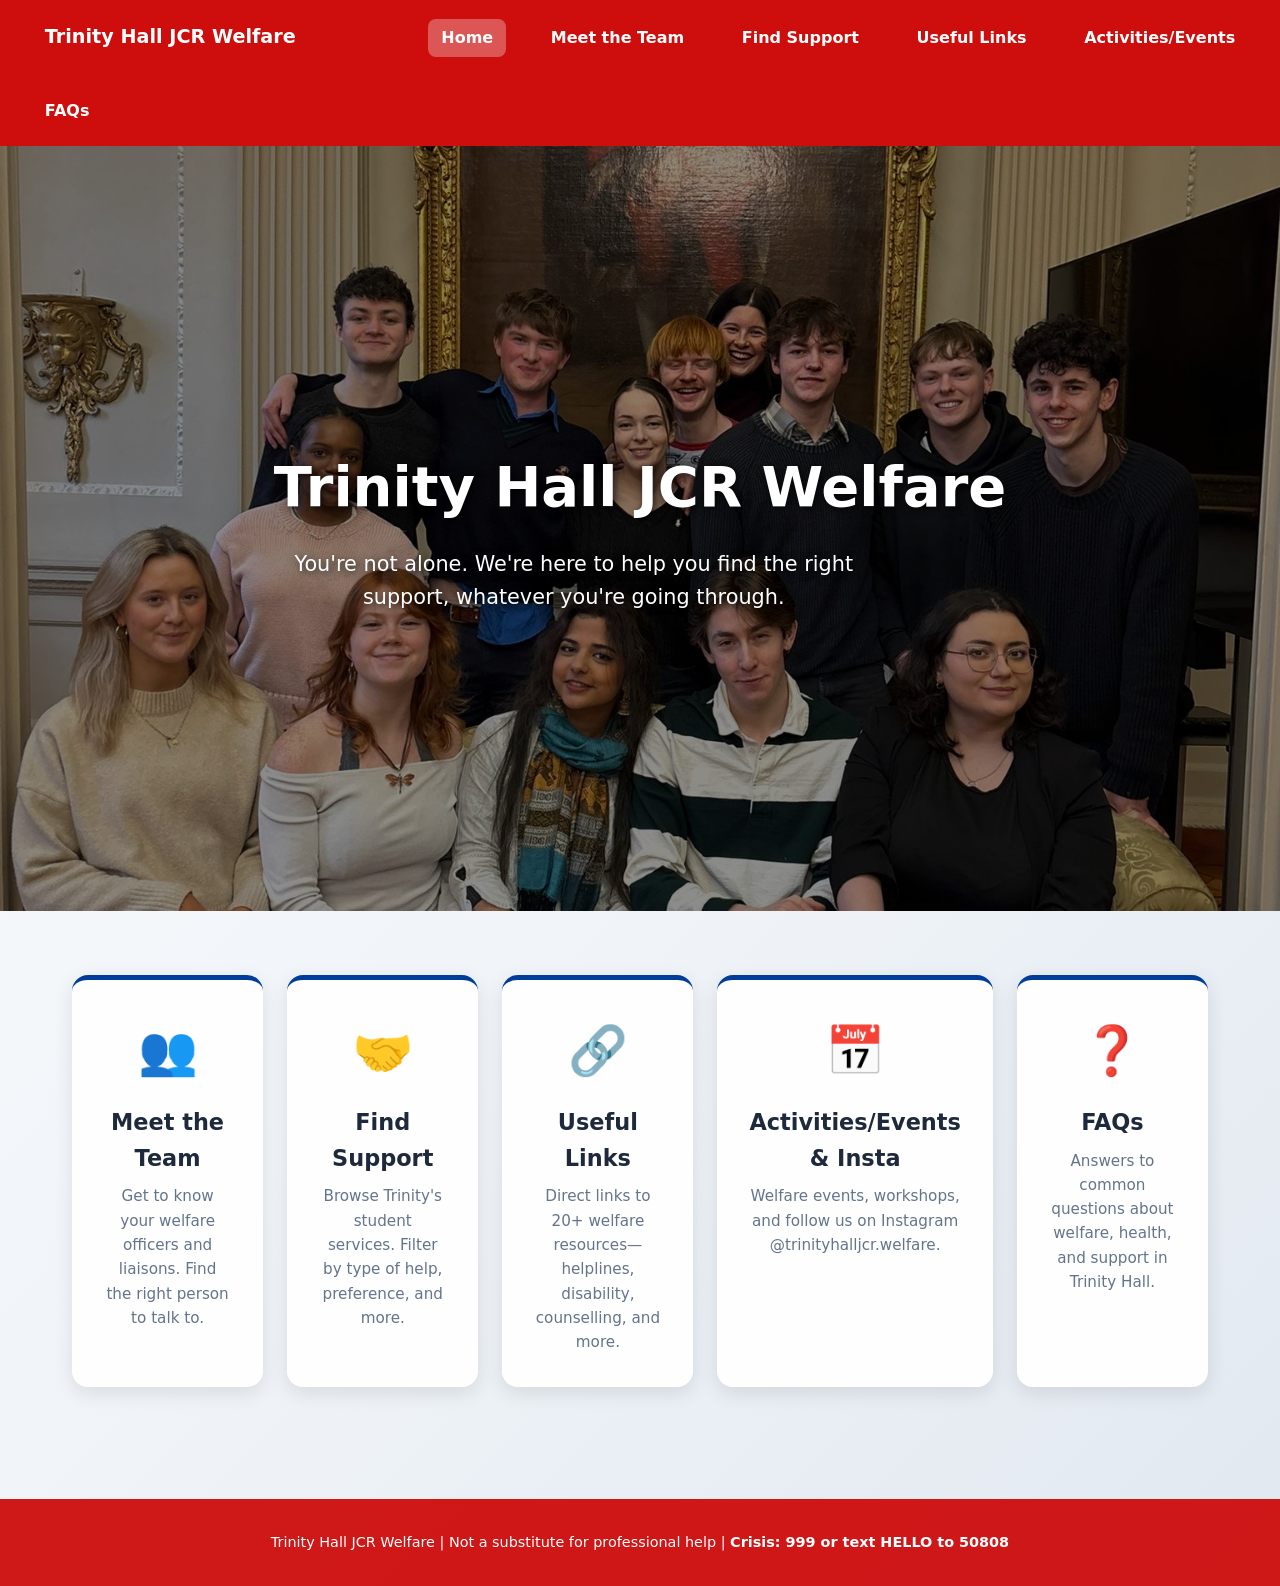
<file: index.html>
<!DOCTYPE html>
<html lang="en">
<head>
    <meta charset="UTF-8">
    <meta name="viewport" content="width=device-width, initial-scale=1.0">
    <title>Trinity Hall Welfare</title>
    <link rel="stylesheet" href="style.css">
    <link rel="icon" type="image/png" href="favicon.png">
    <!-- Google tag (gtag.js) -->
<script async src="https://www.googletagmanager.com/gtag/js?id=G-PBK4D8G5K5"></script>
<script>
  window.dataLayer = window.dataLayer || [];
  function gtag(){dataLayer.push(arguments);}
  gtag('js', new Date());

  gtag('config', 'G-PBK4D8G5K5');
</script>
</head>
<body>

<nav>
    <a href="index.html" class="site-title">Trinity Hall JCR Welfare</a>
    <a href="index.html" class="active">Home</a>
    <a href="team.html">Meet the Team</a>
    <a href="services.html">Find Support</a>
    <a href="links.html">Useful Links</a>
    <a href="events.html">Activities/Events</a>
    <a href="FAQs.html">FAQs</a>
</nav>

<div class="hero">
    <div class="hero-overlay"></div>
    <div class="hero-text">
        <h1>Trinity Hall JCR Welfare</h1>
        <p>You're not alone. We're here to help you find the right support, whatever you're going through.</p>
    </div>
</div>

<div class="boxes-section">
    <div class="boxes-grid">

        <a href="team.html" class="box-card">
            <div class="icon">👥</div>
            <h2>Meet the Team</h2>
            <p>Get to know your welfare officers and liaisons. Find the right person to talk to.</p>
        </a>

        <a href="services.html" class="box-card">
            <div class="icon">🤝</div>
            <h2>Find Support</h2>
            <p>Browse Trinity's student services. Filter by type of help, preference, and more.</p>
        </a>

        <a href="links.html" class="box-card">
            <div class="icon">🔗</div>
            <h2>Useful Links</h2>
            <p>Direct links to 20+ welfare resources—helplines, disability, counselling, and more.</p>
        </a>

        <a href="events.html" class="box-card">
            <div class="icon">📅</div>
            <h2>Activities/Events & Insta</h2>
            <p>Welfare events, workshops, and follow us on Instagram @trinityhalljcr.welfare.</p>
        </a>

        <a href="FAQs.html" class="box-card">
    <div class="icon">❓</div>
    <h2>FAQs</h2>
    <p>Answers to common questions about welfare, health, and support in Trinity Hall.</p>
</a>



    </div>
</div>

<footer>
    <p>Trinity Hall JCR Welfare | Not a substitute for professional help | <strong>Crisis: 999 or text HELLO to 50808</strong></p>
</footer>

</body>
</html>
</file>
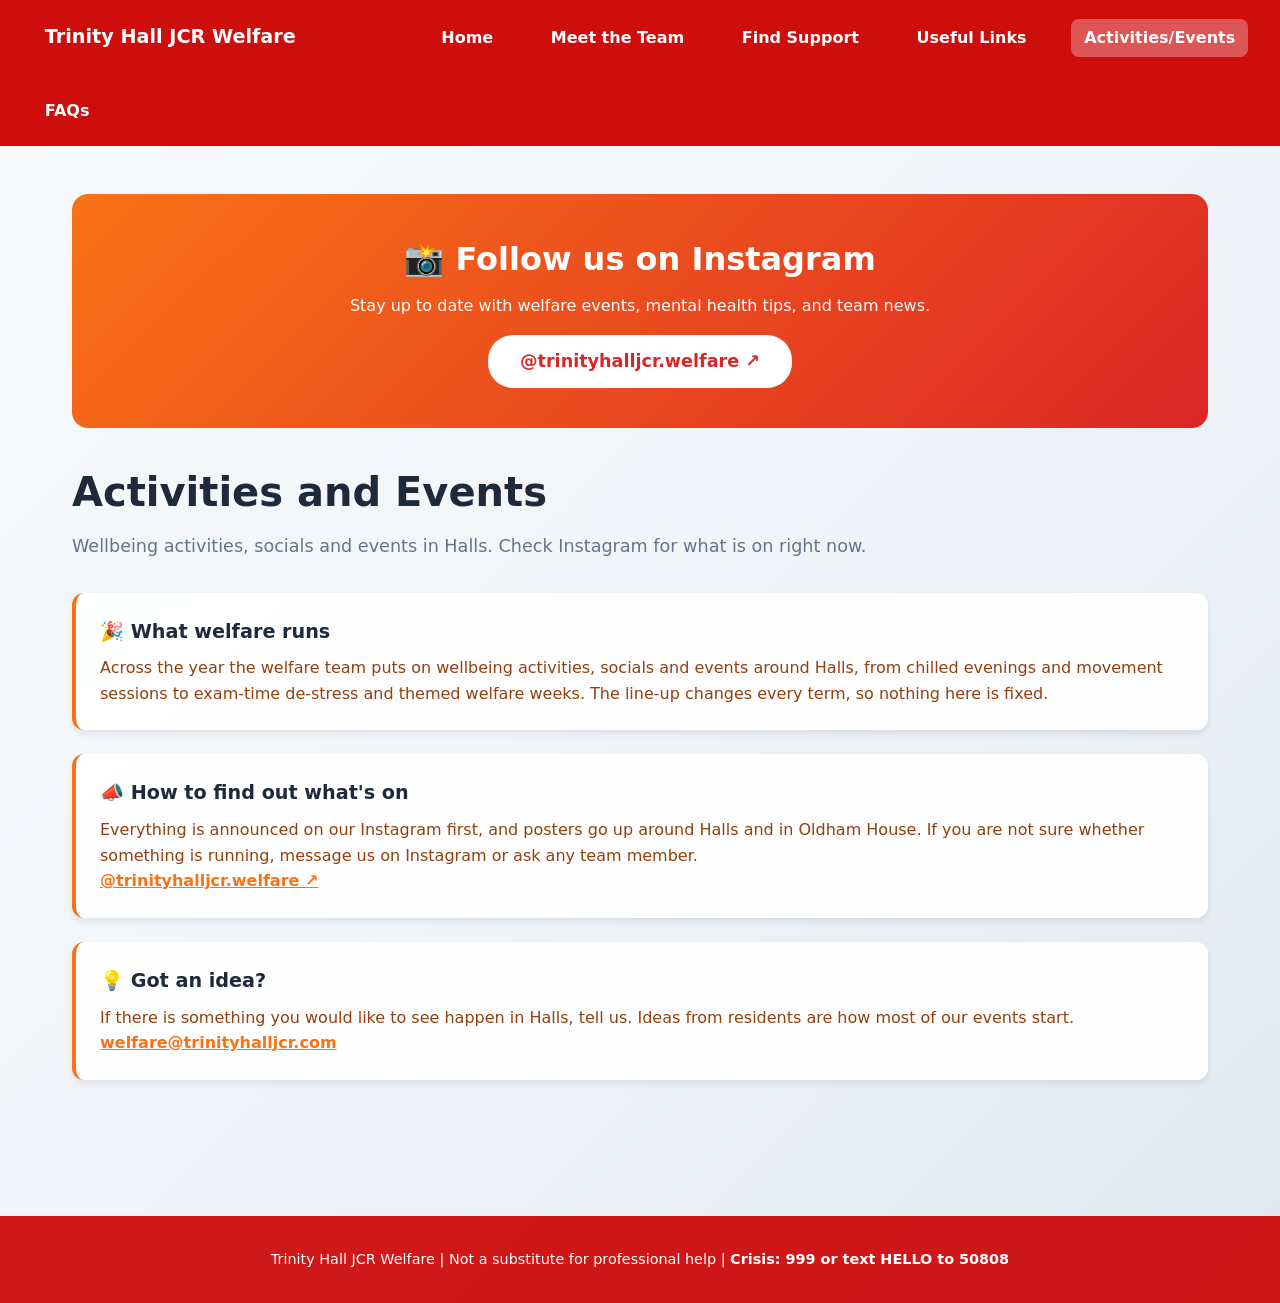
<file: events.html>
<!DOCTYPE html>
<html lang="en">
<head>
    <meta charset="UTF-8">
    <meta name="viewport" content="width=device-width, initial-scale=1.0">
    <title>Events | Trinity Hall Welfare</title>
    <link rel="stylesheet" href="style.css">
    <link rel="icon" type="image/png" href="favicon.png">
    <!-- Google tag (gtag.js) -->
<script async src="https://www.googletagmanager.com/gtag/js?id=G-PBK4D8G5K5"></script>
<script>
  window.dataLayer = window.dataLayer || [];
  function gtag(){dataLayer.push(arguments);}
  gtag('js', new Date());

  gtag('config', 'G-PBK4D8G5K5');
</script>
</head>
<body>

<nav>
    <a href="index.html" class="site-title">Trinity Hall JCR Welfare</a>
    <a href="index.html">Home</a>
    <a href="team.html">Meet the Team</a>
    <a href="services.html">Find Support</a>
    <a href="links.html">Useful Links</a>
    <a href="events.html" class="active">Activities/Events</a>
    <a href="FAQs.html">FAQs</a>
</nav>

<div class="page-content">

    <!-- INSTAGRAM BOX -->
    <div class="insta-box">
        <h2>📸 Follow us on Instagram</h2>
        <p>Stay up to date with welfare events, mental health tips, and team news.</p>
        <a href="https://www.instagram.com/trinityhalljcr.welfare/" target="_blank" class="insta-btn">
            @trinityhalljcr.welfare ↗
        </a>
    </div>

    <h1 class="page-title">Activities and Events</h1>
    <p class="page-subtitle">Wellbeing activities, socials and events in Halls. Check Instagram for what is on right now.</p>

    <div class="service-card" style="margin-bottom: 1.5rem;">
        <h3>🎉 What welfare runs</h3>
        <p>Across the year the welfare team puts on wellbeing activities, socials and events around Halls, from chilled evenings and movement sessions to exam-time de-stress and themed welfare weeks. The line-up changes every term, so nothing here is fixed.</p>
    </div>

    <div class="service-card" style="margin-bottom: 1.5rem;">
        <h3>📣 How to find out what's on</h3>
        <p>Everything is announced on our Instagram first, and posters go up around Halls and in Oldham House. If you are not sure whether something is running, message us on Instagram or ask any team member.</p>
        <a href="https://www.instagram.com/trinityhalljcr.welfare/" target="_blank" style="color:#f97316; font-weight:700;">@trinityhalljcr.welfare ↗</a>
    </div>

    <div class="service-card" style="margin-bottom: 1.5rem;">
        <h3>💡 Got an idea?</h3>
        <p>If there is something you would like to see happen in Halls, tell us. Ideas from residents are how most of our events start.</p>
        <a href="mailto:welfare@trinityhalljcr.com" style="color:#f97316; font-weight:700;">welfare@trinityhalljcr.com</a>
    </div>

</div>

<footer>
    <p>Trinity Hall JCR Welfare | Not a substitute for professional help | <strong>Crisis: 999 or text HELLO to 50808</strong></p>
</footer>

</body>
</html>
</file>
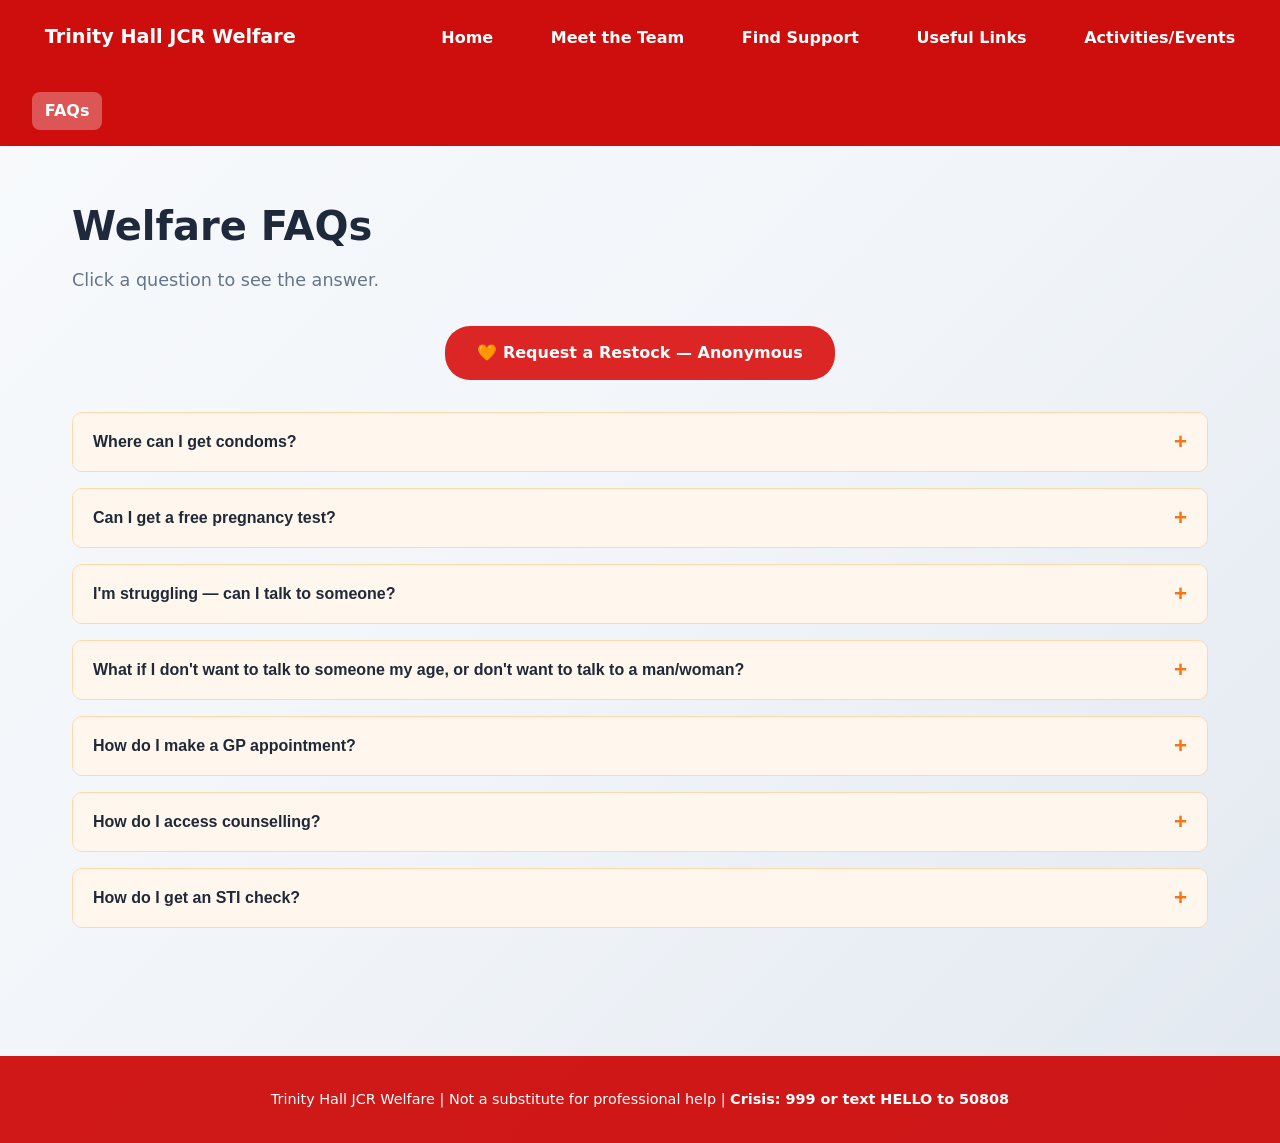
<file: FAQs.html>
<!DOCTYPE html>
<html lang="en">
<head>
    <meta charset="UTF-8">
    <meta name="viewport" content="width=device-width, initial-scale=1.0">
    <title>FAQs | Trinity Hall Welfare</title>
    <link rel="stylesheet" href="style.css">
    <link rel="icon" type="image/png" href="favicon.png">
    <!-- Google tag (gtag.js) -->
<script async src="https://www.googletagmanager.com/gtag/js?id=G-PBK4D8G5K5"></script>
<script>
  window.dataLayer = window.dataLayer || [];
  function gtag(){dataLayer.push(arguments);}
  gtag('js', new Date());

  gtag('config', 'G-PBK4D8G5K5');
</script>
</head>
<body>

<nav>
    <a href="index.html" class="site-title">Trinity Hall JCR Welfare</a>
    <a href="index.html">Home</a>
    <a href="team.html">Meet the Team</a>
    <a href="services.html">Find Support</a>
    <a href="links.html">Useful Links</a>
    <a href="events.html">Activities/Events</a>
    <a href="FAQs.html" class="active">FAQs</a>
</nav>

<div class="page-content">

    <h1 class="page-title">Welfare FAQs</h1>
    <p class="page-subtitle">Click a question to see the answer.</p>
    <div style="text-align:center; margin-bottom: 2rem;">
    <a href="https://tally.so/r/XxGrKj" target="_blank" class="restock-btn">
        🧡 Request a Restock — Anonymous
    </a>
</div>


    <!-- FAQ ITEMS -->
    <div class="faq-item">
        <button class="faq-question">Where can I get condoms?</button>
        <div class="faq-answer">
            <p>Condoms are available directly from your Welfare Officer, James O'Dowd, or at the top of all apartment blocks in a little basket. All condoms are freely provided.</p>
        </div>
    </div>

    <div class="faq-item">
        <button class="faq-question">Can I get a free pregnancy test?</button>
        <div class="faq-answer">
            <p>Yes, absolutely. You can get a free pregnancy test by asking for one from your Welfare Officer, James O'Dowd. You can email them or send them a message on Instagram.</p>
        </div>
    </div>

    <div class="faq-item">
        <button class="faq-question">I'm struggling — can I talk to someone?</button>
        <div class="faq-answer">
            <p>Your Welfare Officer is trained in active listening and confidentiality and is willing and able to listen to anyone who is having a problem. They hold weekly office hours or you can send a message to arrange a chat. There is no problem too big or too small.</p>
        </div>
    </div>

    <div class="faq-item">
        <button class="faq-question">What if I don't want to talk to someone my age, or don't want to talk to a man/woman?</button>
        <div class="faq-answer">
            <p>That's completely understandable! Every house in Hall is assigned a Welfare Team member — trained second years officially known as "Peer Supporters" — who are here to support you. You can contact the one assigned to your house, or any one you'd feel comfortable with. There are also great support facilities available on campus through college staff. For even more information, take a look at the links and services tabs at the top of the page</p>
        </div>
    </div>

    <div class="faq-item">
        <button class="faq-question">How do I make a GP appointment?</button>
        <div class="faq-answer">
            <p>You can make a free GP appointment by ringing the College Health Services on <strong>+353 1 896 1591</strong>. Free drop-in appointments are also available Monday to Friday at <strong>9:30am and 2pm</strong> — these are often busy, so aim to queue at least 30 minutes early.</p>
        </div>
    </div>

    <div class="faq-item">
        <button class="faq-question">How do I access counselling?</button>
        <div class="faq-answer">
            <p>Contact <strong>TCD Counselling Services</strong> on <strong>01 896 1497</strong>. Counselling is free, confidential, and non-judgemental — have your student number ready. Drop-in appointments run at <strong>1pm and 1:30pm</strong> term time at the Counselling Services on Nassau Street. Weekly counselling appointments are also available in Halls.</p>
        </div>
    </div>

    <div class="faq-item">
        <button class="faq-question">How do I get an STI check?</button>
        <div class="faq-answer">
            <p>The College Health Services offer two clinics every <strong>Wednesday (9:30–11:30am and 1:30–3:30pm)</strong>:</p>
            <ul>
                <li><strong>Mini Screen with a Nurse</strong> — tests for HIV, Hepatitis B, Syphilis, Chlamydia, and Gonorrhoea.</li>
                <li><strong>Sexual Health Clinic with Doctor & Nurse</strong> — more detailed; suitable for those with symptoms or at higher risk.</li>
            </ul>
            <p>Book via the Health Centre reception. A €20 deposit is required.</p>
            <p>Other Dublin options: <strong>Gay Men's Health Service</strong> (Baggot Street, walk-in Tue & Wed from 4:30pm) and <strong>GUIDE Clinic</strong> (St James's, walk-in Mon from 9am & Tue/Thu from 1:30pm) — both free.</p>
        </div>
    </div>

</div>

<footer>
    <p>Trinity Hall JCR Welfare | Not a substitute for professional help | <strong>Crisis: 999 or text HELLO to 50808</strong></p>
</footer>

<style>
    .faq-item {
        margin-bottom: 1rem;
        border: 1px solid #fed7aa;
        border-radius: 10px;
        overflow: hidden;
    }

    .faq-question {
        width: 100%;
        background: #fff7ed;
        border: none;
        padding: 16px 20px;
        text-align: left;
        font-size: 1rem;
        font-weight: 600;
        color: #1f2937;
        cursor: pointer;
        display: flex;
        justify-content: space-between;
        align-items: center;
        transition: background 0.2s;
    }

    .faq-question::after {
        content: '+';
        font-size: 1.4rem;
        color: #f97316;
    }

    .faq-question.open {
        background: #ffedd5;
    }

    .faq-question.open::after {
        content: '−';
    }

    .faq-question:hover {
        background: #ffedd5;
    }

    .faq-answer {
        display: none;
        padding: 16px 20px;
        background: #fff;
        color: #4b5563;
        line-height: 1.7;
    }

    .faq-answer ul {
        margin: 10px 0 10px 20px;
    }
</style>

<script>
    document.querySelectorAll('.faq-question').forEach(button => {
        button.addEventListener('click', () => {
            const answer = button.nextElementSibling;
            const isOpen = answer.style.display === 'block';
            document.querySelectorAll('.faq-answer').forEach(a => a.style.display = 'none');
            document.querySelectorAll('.faq-question').forEach(b => b.classList.remove('open'));
            if (!isOpen) {
                answer.style.display = 'block';
                button.classList.add('open');
            }
        });
    });
</script>

</body>
</html>
</file>
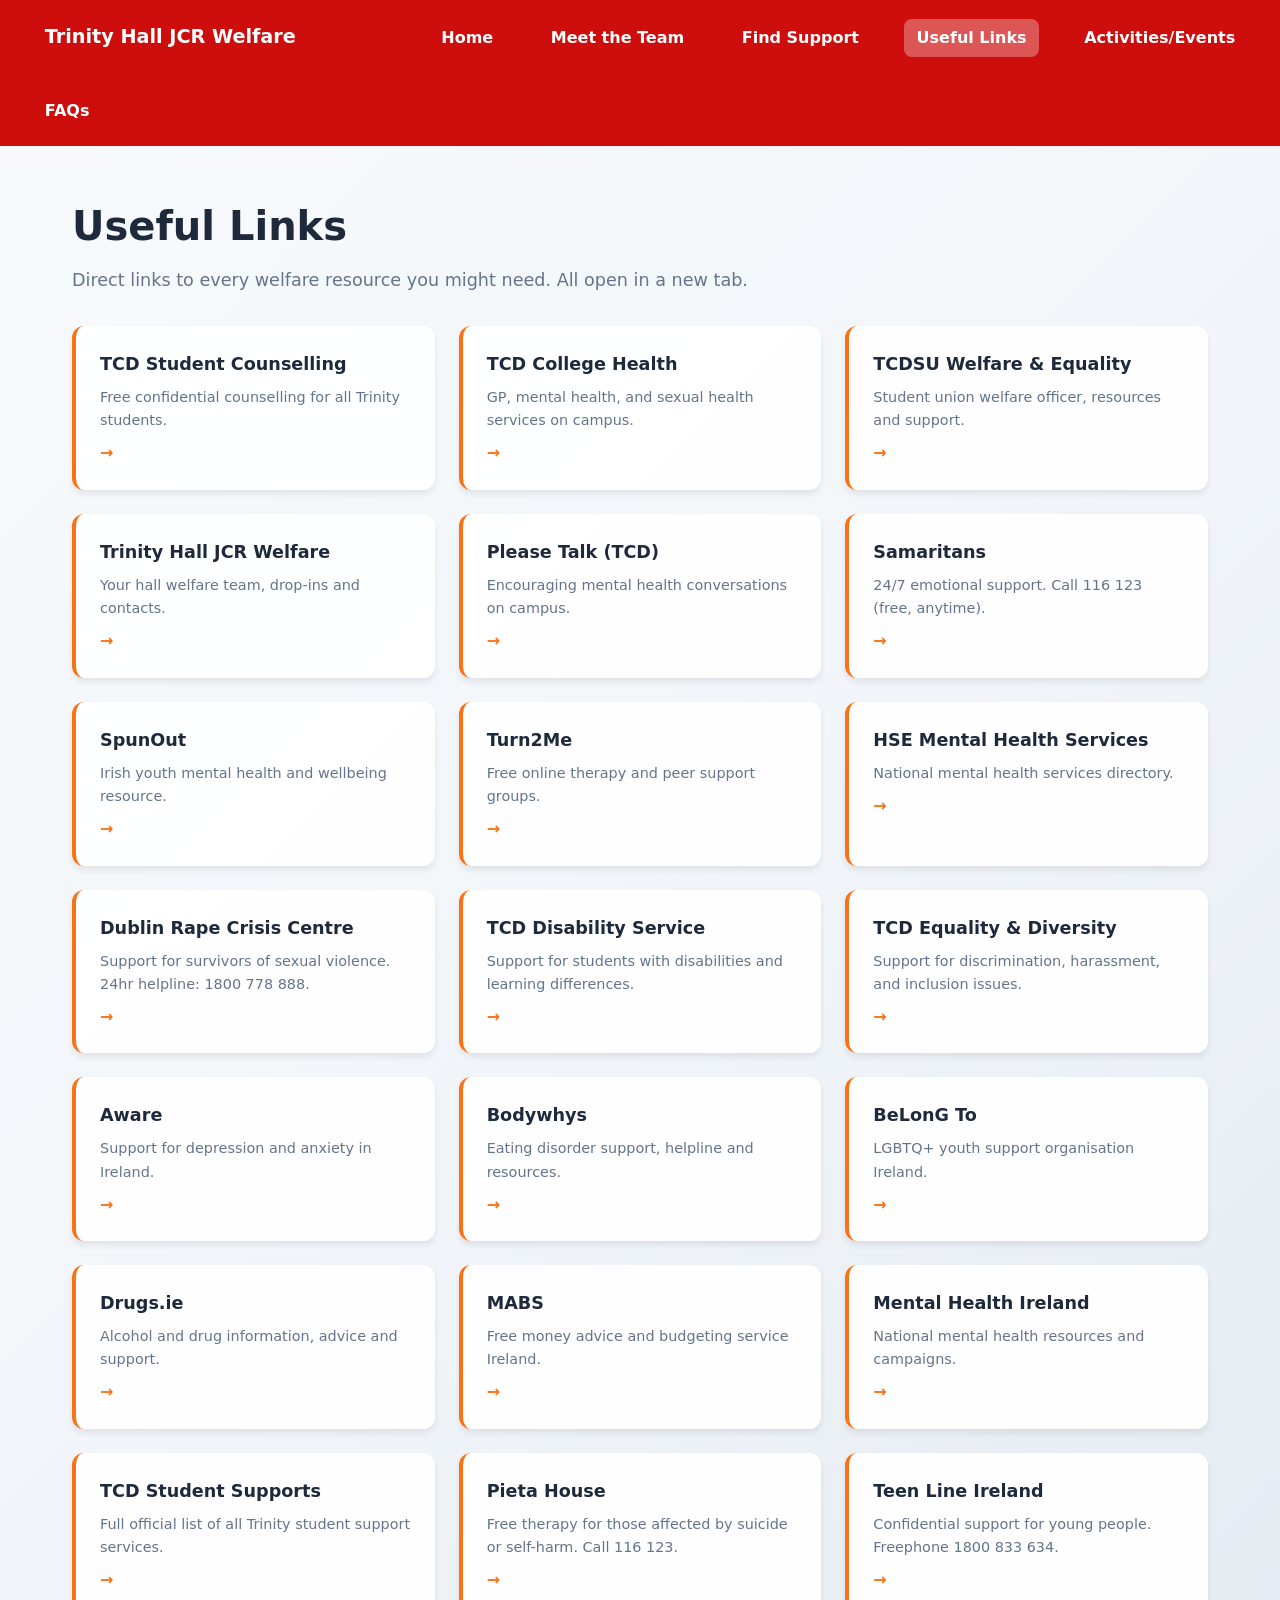
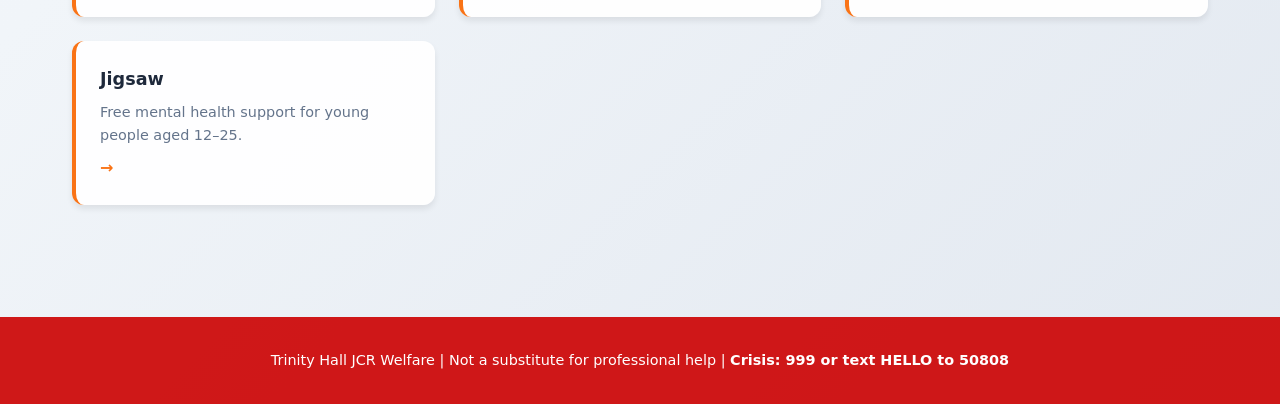
<file: links.html>
<!DOCTYPE html>
<html lang="en">
<head>
    <meta charset="UTF-8">
    <meta name="viewport" content="width=device-width, initial-scale=1.0">
    <title>Useful Links | Trinity Hall Welfare</title>
    <link rel="stylesheet" href="style.css">
    <link rel="icon" type="image/png" href="favicon.png">
    <!-- Google tag (gtag.js) -->
<script async src="https://www.googletagmanager.com/gtag/js?id=G-PBK4D8G5K5"></script>
<script>
  window.dataLayer = window.dataLayer || [];
  function gtag(){dataLayer.push(arguments);}
  gtag('js', new Date());

  gtag('config', 'G-PBK4D8G5K5');
</script>
</head>
<body>

<nav>
    <a href="index.html" class="site-title">Trinity Hall JCR Welfare</a>
    <a href="index.html">Home</a>
    <a href="team.html">Meet the Team</a>
    <a href="services.html">Find Support</a>
    <a href="links.html" class="active">Useful Links</a>
    <a href="events.html">Activities/Events</a>
    <a href="FAQs.html">FAQs</a>
</nav>

<div class="page-content">
    <h1 class="page-title">Useful Links</h1>
    <p class="page-subtitle">Direct links to every welfare resource you might need. All open in a new tab.</p>

    <div class="links-grid">

        <a href="https://www.tcd.ie/studentcounselling/" class="link-card" target="_blank">
            <h3>TCD Student Counselling</h3>
            <p>Free confidential counselling for all Trinity students.</p>
            <div class="arrow">→</div>
        </a>

        <a href="https://www.tcd.ie/collegehealth/" class="link-card" target="_blank">
            <h3>TCD College Health</h3>
            <p>GP, mental health, and sexual health services on campus.</p>
            <div class="arrow">→</div>
        </a>

        <a href="https://www.tcdsu.org/welfare-equality" class="link-card" target="_blank">
            <h3>TCDSU Welfare & Equality</h3>
            <p>Student union welfare officer, resources and support.</p>
            <div class="arrow">→</div>
        </a>

        <a href="https://www.trinityhalljcr.com/welfare-team" class="link-card" target="_blank">
            <h3>Trinity Hall JCR Welfare</h3>
            <p>Your hall welfare team, drop-ins and contacts.</p>
            <div class="arrow">→</div>
        </a>

        <a href="https://www.pleasetalk.ie/tcd/" class="link-card" target="_blank">
            <h3>Please Talk (TCD)</h3>
            <p>Encouraging mental health conversations on campus.</p>
            <div class="arrow">→</div>
        </a>

        <a href="https://www.samaritans.org" class="link-card" target="_blank">
            <h3>Samaritans</h3>
            <p>24/7 emotional support. Call 116 123 (free, anytime).</p>
            <div class="arrow">→</div>
        </a>

        <a href="https://www.spunout.ie" class="link-card" target="_blank">
            <h3>SpunOut</h3>
            <p>Irish youth mental health and wellbeing resource.</p>
            <div class="arrow">→</div>
        </a>

        <a href="https://www.turn2me.ie" class="link-card" target="_blank">
            <h3>Turn2Me</h3>
            <p>Free online therapy and peer support groups.</p>
            <div class="arrow">→</div>
        </a>

        <a href="https://www.hse.ie/eng/services/list/4/mental-health-services/" class="link-card" target="_blank">
            <h3>HSE Mental Health Services</h3>
            <p>National mental health services directory.</p>
            <div class="arrow">→</div>
        </a>

        <a href="https://www.drcc.ie" class="link-card" target="_blank">
            <h3>Dublin Rape Crisis Centre</h3>
            <p>Support for survivors of sexual violence. 24hr helpline: 1800 778 888.</p>
            <div class="arrow">→</div>
        </a>

        <a href="https://www.tcd.ie/disability/" class="link-card" target="_blank">
            <h3>TCD Disability Service</h3>
            <p>Support for students with disabilities and learning differences.</p>
            <div class="arrow">→</div>
        </a>

        <a href="https://www.tcd.ie/equality/" class="link-card" target="_blank">
            <h3>TCD Equality & Diversity</h3>
            <p>Support for discrimination, harassment, and inclusion issues.</p>
            <div class="arrow">→</div>
        </a>

        <a href="https://www.aware.ie" class="link-card" target="_blank">
            <h3>Aware</h3>
            <p>Support for depression and anxiety in Ireland.</p>
            <div class="arrow">→</div>
        </a>

        <a href="https://www.bodywhys.ie" class="link-card" target="_blank">
            <h3>Bodywhys</h3>
            <p>Eating disorder support, helpline and resources.</p>
            <div class="arrow">→</div>
        </a>

        <a href="https://www.belongto.org" class="link-card" target="_blank">
            <h3>BeLonG To</h3>
            <p>LGBTQ+ youth support organisation Ireland.</p>
            <div class="arrow">→</div>
        </a>

        <a href="https://www.drugs.ie" class="link-card" target="_blank">
            <h3>Drugs.ie</h3>
            <p>Alcohol and drug information, advice and support.</p>
            <div class="arrow">→</div>
        </a>

        <a href="https://www.mabs.ie" class="link-card" target="_blank">
            <h3>MABS</h3>
            <p>Free money advice and budgeting service Ireland.</p>
            <div class="arrow">→</div>
        </a>

        <a href="https://www.mentalhealthireland.ie" class="link-card" target="_blank">
            <h3>Mental Health Ireland</h3>
            <p>National mental health resources and campaigns.</p>
            <div class="arrow">→</div>
        </a>

        <a href="https://www.tcd.ie/students/supports-services/" class="link-card" target="_blank">
            <h3>TCD Student Supports</h3>
            <p>Full official list of all Trinity student support services.</p>
            <div class="arrow">→</div>
        </a>

        <a href="https://www.pieta.ie" class="link-card" target="_blank">
            <h3>Pieta House</h3>
            <p>Free therapy for those affected by suicide or self-harm. Call 116 123.</p>
            <div class="arrow">→</div>
        </a>

        <a href="https://www.teenline.ie" class="link-card" target="_blank">
            <h3>Teen Line Ireland</h3>
            <p>Confidential support for young people. Freephone 1800 833 634.</p>
            <div class="arrow">→</div>
        </a>

        <a href="https://www.jigsaw.ie" class="link-card" target="_blank">
            <h3>Jigsaw</h3>
            <p>Free mental health support for young people aged 12–25.</p>
            <div class="arrow">→</div>
        </a>

    </div>
</div>

<footer>
    <p>Trinity Hall JCR Welfare | Not a substitute for professional help | <strong>Crisis: 999 or text HELLO to 50808</strong></p>
</footer>

</body>
</html>
</file>
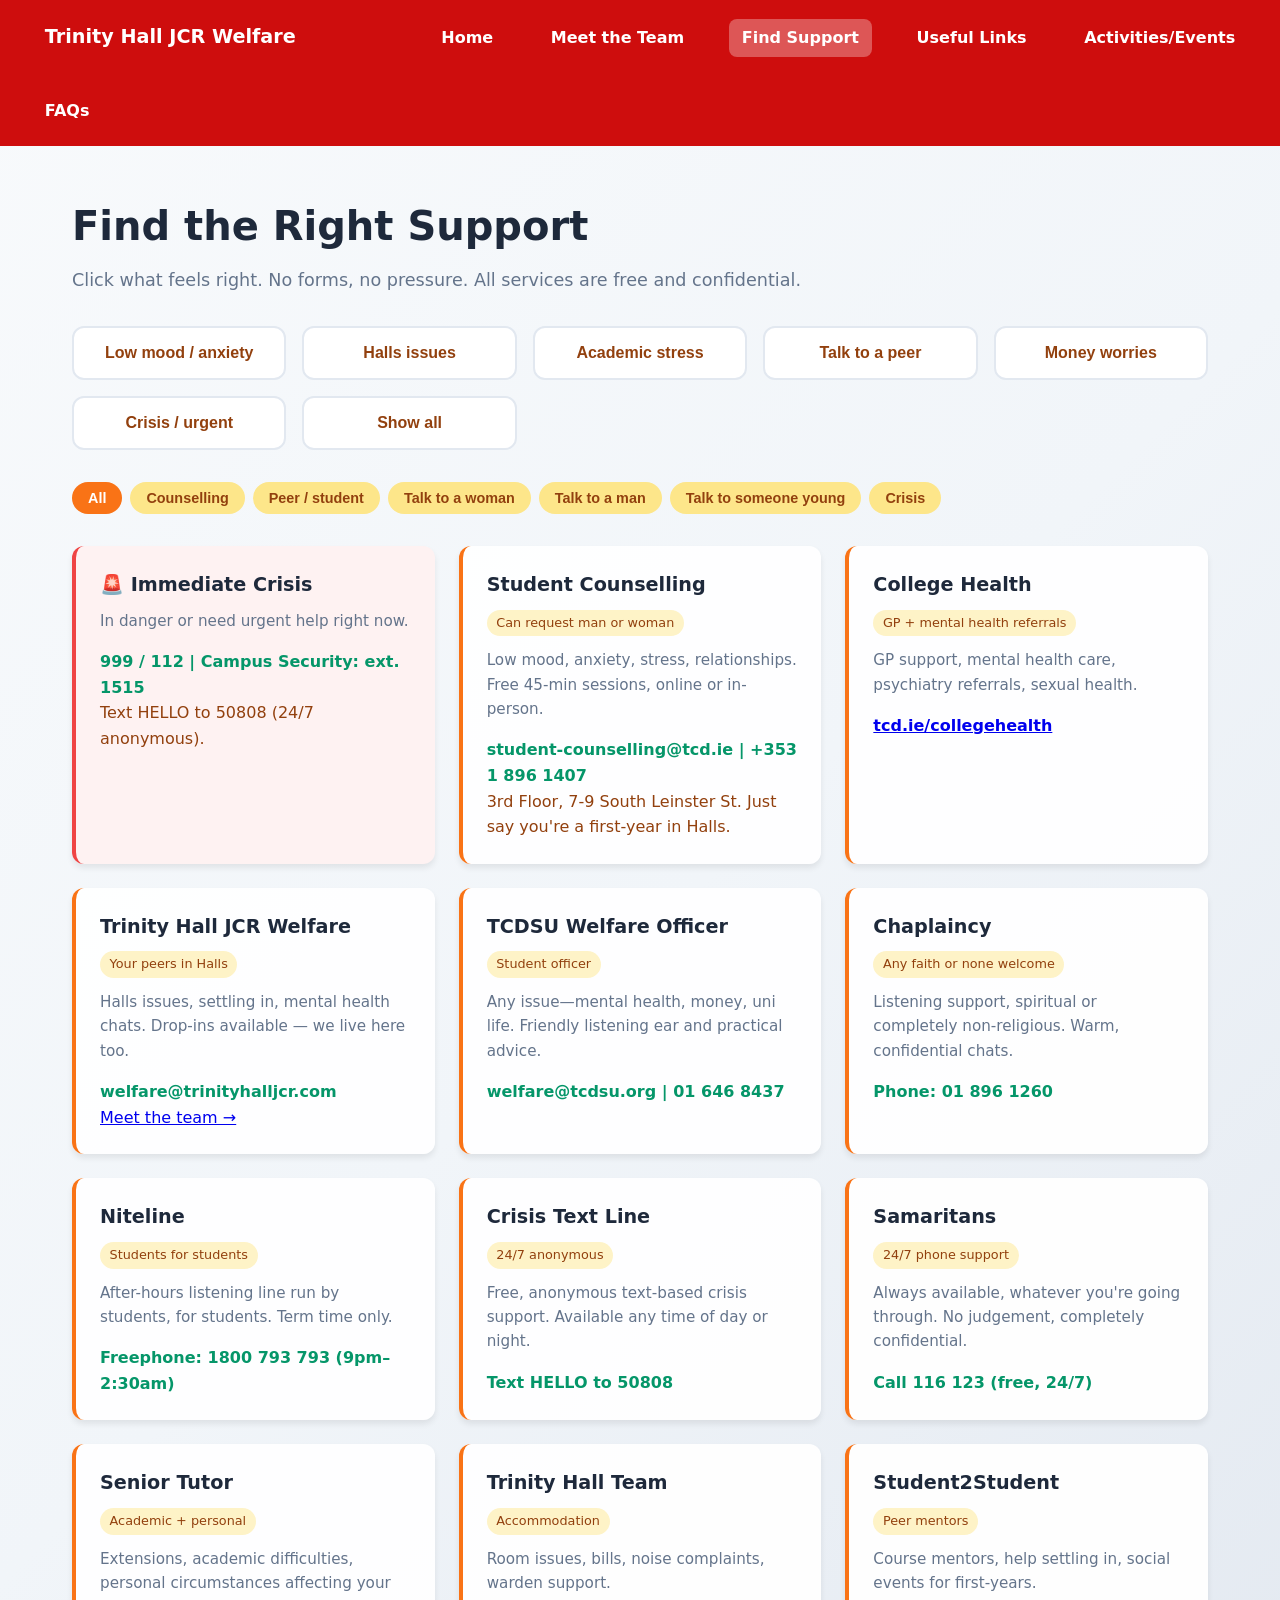
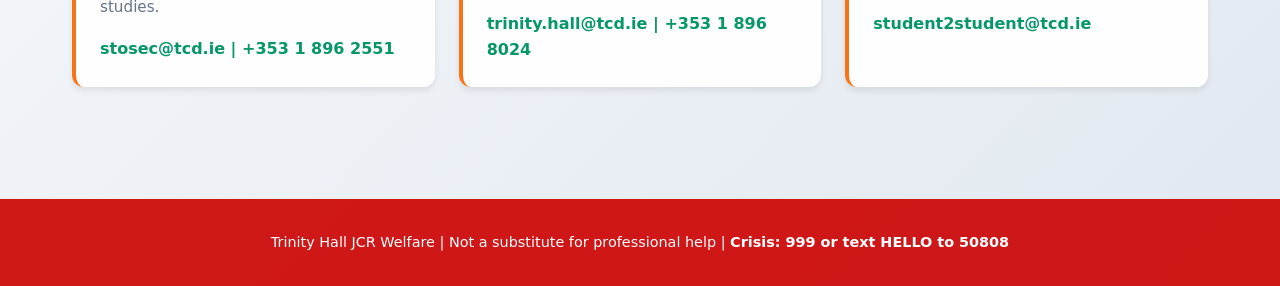
<file: services.html>
<!DOCTYPE html>
<html lang="en">
<head>
    <meta charset="UTF-8">
    <meta name="viewport" content="width=device-width, initial-scale=1.0">
    <title>Find Support | Trinity Hall Welfare</title>
    <link rel="stylesheet" href="style.css">
    <link rel="icon" type="image/png" href="favicon.png">
    <!-- Google tag (gtag.js) -->
<script async src="https://www.googletagmanager.com/gtag/js?id=G-PBK4D8G5K5"></script>
<script>
  window.dataLayer = window.dataLayer || [];
  function gtag(){dataLayer.push(arguments);}
  gtag('js', new Date());

  gtag('config', 'G-PBK4D8G5K5');
</script>
</head>
<body>

<nav>
    <a href="index.html" class="site-title">Trinity Hall JCR Welfare</a>
    <a href="index.html">Home</a>
    <a href="team.html">Meet the Team</a>
    <a href="services.html" class="active">Find Support</a>
    <a href="links.html">Useful Links</a>
    <a href="events.html">Activities/Events</a>
    <a href="FAQs.html">FAQs</a>
</nav>

<div class="page-content">
    <h1 class="page-title">Find the Right Support</h1>
    <p class="page-subtitle">Click what feels right. No forms, no pressure. All services are free and confidential.</p>

    <!-- QUICK ACCESS BUTTONS -->
    <div class="quick-access">
        <button class="quick-btn" data-filter="mental">Low mood / anxiety</button>
        <button class="quick-btn" data-filter="halls">Halls issues</button>
        <button class="quick-btn" data-filter="academic">Academic stress</button>
        <button class="quick-btn" data-filter="peer">Talk to a peer</button>
        <button class="quick-btn" data-filter="money">Money worries</button>
        <button class="quick-btn" data-filter="crisis">Crisis / urgent</button>
        <button class="quick-btn" data-filter="all">Show all</button>
    </div>

    <!-- PREFERENCE FILTERS -->
    <div class="filters">
        <button class="filter-btn active" data-filter="all">All</button>
        <button class="filter-btn" data-filter="counselling">Counselling</button>
        <button class="filter-btn" data-filter="peer">Peer / student</button>
        <button class="filter-btn" data-filter="gender-woman">Talk to a woman</button>
        <button class="filter-btn" data-filter="gender-man">Talk to a man</button>
        <button class="filter-btn" data-filter="young">Talk to someone young</button>
        <button class="filter-btn" data-filter="crisis">Crisis</button>
    </div>

    <!-- SERVICE CARDS -->
    <div class="services-grid" id="servicesGrid">

        <!-- CRISIS -->
        <div class="service-card crisis" data-tags="crisis">
            <h3>🚨 Immediate Crisis</h3>
            <p class="desc">In danger or need urgent help right now.</p>
            <div class="contact">999 / 112 | Campus Security: ext. 1515</div>
            <p>Text HELLO to 50808 (24/7 anonymous).</p>
        </div>

        <!-- STUDENT COUNSELLING -->
        <div class="service-card" data-tags="mental,counselling,gender-woman,gender-man">
            <h3>Student Counselling</h3>
            <span class="badge">Can request man or woman</span>
            <p class="desc">Low mood, anxiety, stress, relationships. Free 45-min sessions, online or in-person.</p>
            <div class="contact">student-counselling@tcd.ie | +353 1 896 1407</div>
            <p>3rd Floor, 7-9 South Leinster St. Just say you're a first-year in Halls.</p>
        </div>

        <!-- COLLEGE HEALTH -->
        <div class="service-card" data-tags="mental,health,gender-woman,gender-man">
            <h3>College Health</h3>
            <span class="badge">GP + mental health referrals</span>
            <p class="desc">GP support, mental health care, psychiatry referrals, sexual health.</p>
            <div class="contact"><a href="https://www.tcd.ie/collegehealth/" target="_blank">tcd.ie/collegehealth</a></div>
        </div>

        <!-- JCR WELFARE -->
        <div class="service-card" data-tags="halls,peer,mental,young">
            <h3>Trinity Hall JCR Welfare</h3>
            <span class="badge">Your peers in Halls</span>
            <p class="desc">Halls issues, settling in, mental health chats. Drop-ins available — we live here too.</p>
            <div class="contact">welfare@trinityhalljcr.com</div>
            <p><a href="team.html">Meet the team →</a></p>
        </div>

        <!-- TCDSU WELFARE -->
        <div class="service-card" data-tags="peer,mental,money,young">
            <h3>TCDSU Welfare Officer</h3>
            <span class="badge">Student officer</span>
            <p class="desc">Any issue—mental health, money, uni life. Friendly listening ear and practical advice.</p>
            <div class="contact">welfare@tcdsu.org | 01 646 8437</div>
        </div>

        <!-- CHAPLAINCY -->
        <div class="service-card" data-tags="mental,peer,gender-man">
            <h3>Chaplaincy</h3>
            <span class="badge">Any faith or none welcome</span>
            <p class="desc">Listening support, spiritual or completely non-religious. Warm, confidential chats.</p>
            <div class="contact">Phone: 01 896 1260</div>
        </div>

        <!-- NITELINE -->
        <div class="service-card" data-tags="peer,crisis,mental,young">
            <h3>Niteline</h3>
            <span class="badge">Students for students</span>
            <p class="desc">After-hours listening line run by students, for students. Term time only.</p>
            <div class="contact">Freephone: 1800 793 793 (9pm–2:30am)</div>
        </div>

        <!-- CRISIS TEXT -->
        <div class="service-card" data-tags="crisis,mental">
            <h3>Crisis Text Line</h3>
            <span class="badge">24/7 anonymous</span>
            <p class="desc">Free, anonymous text-based crisis support. Available any time of day or night.</p>
            <div class="contact">Text HELLO to 50808</div>
        </div>

        <!-- SAMARITANS -->
        <div class="service-card" data-tags="crisis,mental,gender-woman,gender-man">
            <h3>Samaritans</h3>
            <span class="badge">24/7 phone support</span>
            <p class="desc">Always available, whatever you're going through. No judgement, completely confidential.</p>
            <div class="contact">Call 116 123 (free, 24/7)</div>
        </div>

        <!-- SENIOR TUTOR -->
        <div class="service-card" data-tags="academic,mental">
            <h3>Senior Tutor</h3>
            <span class="badge">Academic + personal</span>
            <p class="desc">Extensions, academic difficulties, personal circumstances affecting your studies.</p>
            <div class="contact">stosec@tcd.ie | +353 1 896 2551</div>
        </div>

        <!-- TRINITY HALL TEAM -->
        <div class="service-card" data-tags="halls,money">
            <h3>Trinity Hall Team</h3>
            <span class="badge">Accommodation</span>
            <p class="desc">Room issues, bills, noise complaints, warden support.</p>
            <div class="contact">trinity.hall@tcd.ie | +353 1 896 8024</div>
        </div>

        <!-- STUDENT2STUDENT -->
        <div class="service-card" data-tags="peer,academic,young">
            <h3>Student2Student</h3>
            <span class="badge">Peer mentors</span>
            <p class="desc">Course mentors, help settling in, social events for first-years.</p>
            <div class="contact">student2student@tcd.ie</div>
        </div>

    </div>
</div>

<footer>
    <p>Trinity Hall JCR Welfare | Not a substitute for professional help | <strong>Crisis: 999 or text HELLO to 50808</strong></p>
</footer>

<script>
    const quickBtns = document.querySelectorAll('.quick-btn');
    const filterBtns = document.querySelectorAll('.filter-btn');
    const cards = document.querySelectorAll('.service-card');

    quickBtns.forEach(btn => {
        btn.addEventListener('click', () => {
            quickBtns.forEach(b => b.classList.remove('active'));
            btn.classList.add('active');
            filterCards([btn.dataset.filter]);
        });
    });

    filterBtns.forEach(btn => {
        btn.addEventListener('click', () => {
            filterBtns.forEach(b => b.classList.remove('active'));
            btn.classList.add('active');
            filterCards([btn.dataset.filter]);
        });
    });

    function filterCards(filters) {
        cards.forEach(card => {
            card.classList.remove('hidden', 'highlight');
            const tags = card.dataset.tags.split(',');
            let show = filters.includes('all');
            filters.forEach(f => { if (tags.includes(f)) show = true; });
            if (!show) card.classList.add('hidden');
            else if (filters.some(f => f.startsWith('gender-') && tags.includes(f))) {
                card.classList.add('highlight');
            }
        });
    }
</script>

</body>
</html>
</file>
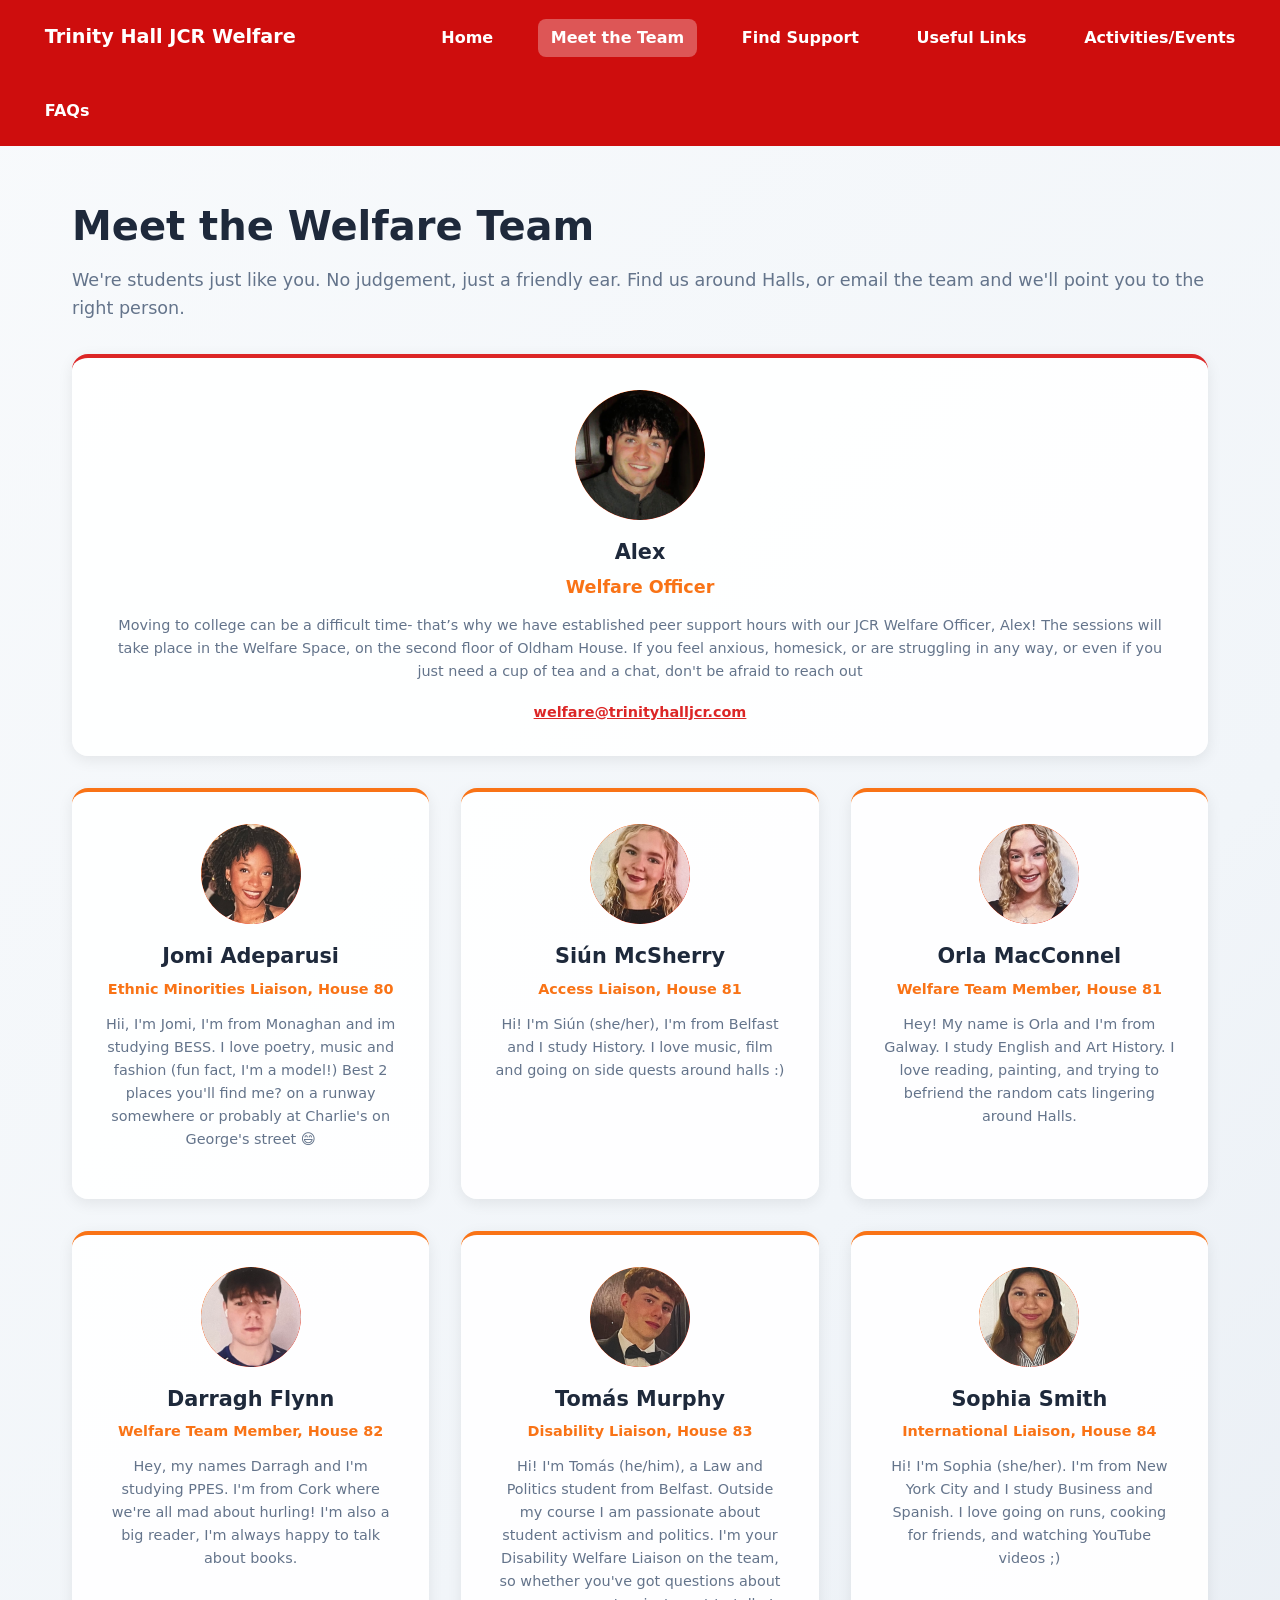
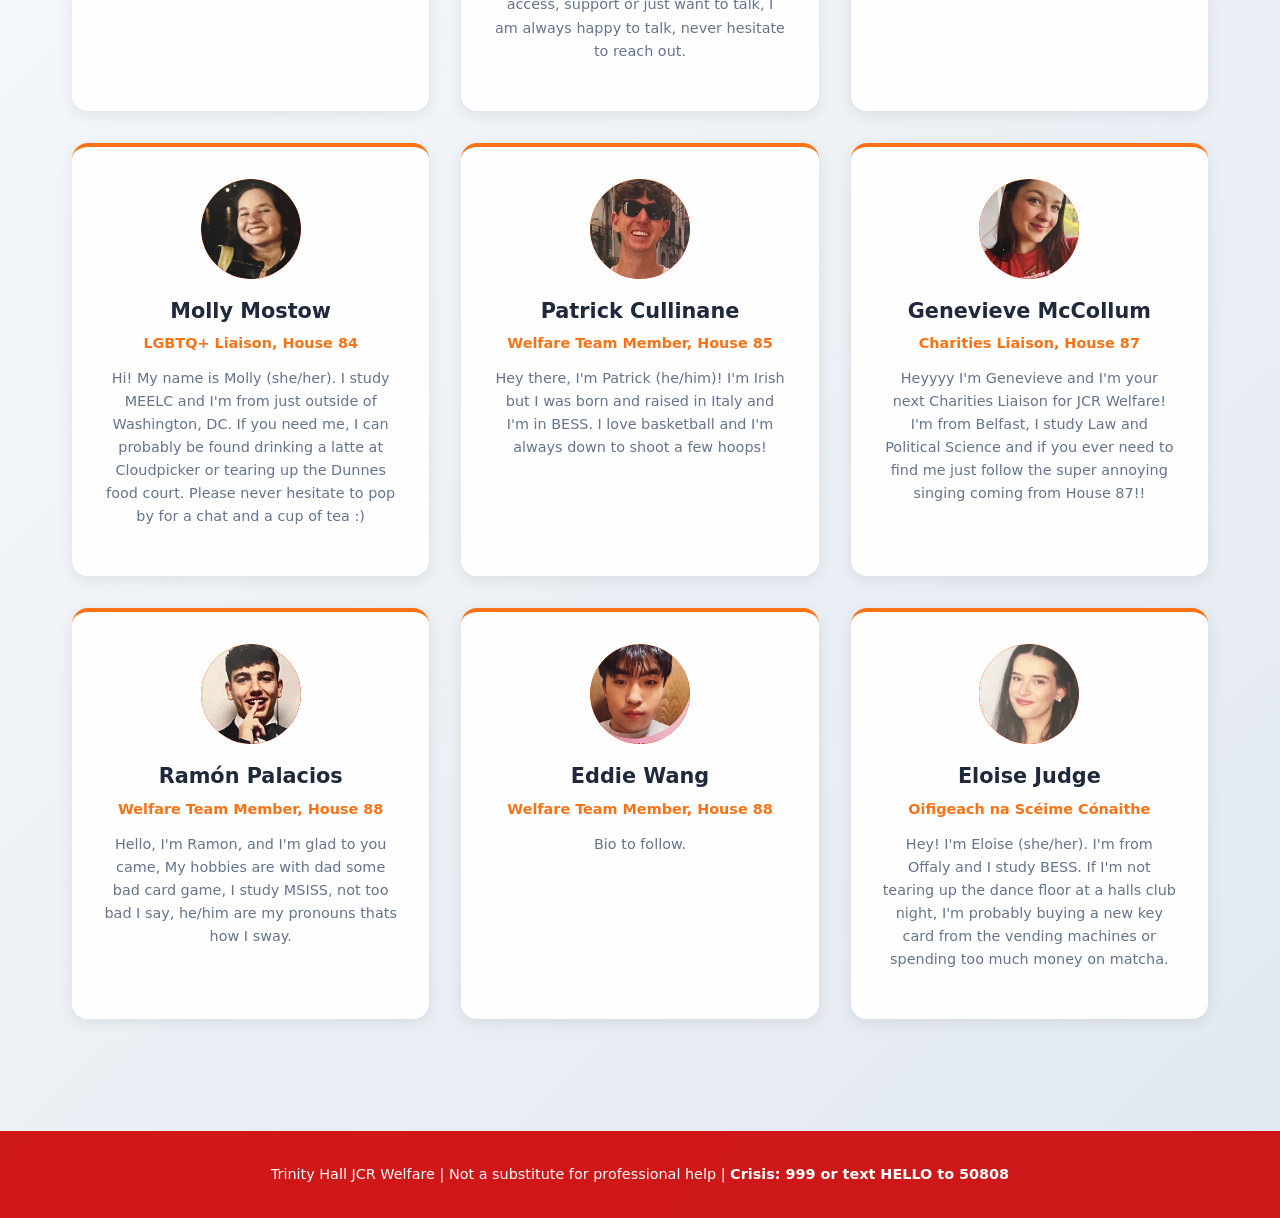
<file: team.html>
<!DOCTYPE html>
<html lang="en">
<head>
    <meta charset="UTF-8">
    <meta name="viewport" content="width=device-width, initial-scale=1.0">
    <title>Meet the Team | Trinity Hall Welfare</title>
    <link rel="stylesheet" href="style.css">
    <link rel="icon" type="image/png" href="favicon.png">
    <!-- Google tag (gtag.js) -->
<script async src="https://www.googletagmanager.com/gtag/js?id=G-PBK4D8G5K5"></script>
<script>
  window.dataLayer = window.dataLayer || [];
  function gtag(){dataLayer.push(arguments);}
  gtag('js', new Date());

  gtag('config', 'G-PBK4D8G5K5');
</script>
</head>
<body>

<nav>
    <a href="index.html" class="site-title">Trinity Hall JCR Welfare</a>
    <a href="index.html">Home</a>
    <a href="team.html" class="active">Meet the Team</a>
    <a href="services.html">Find Support</a>
    <a href="links.html">Useful Links</a>
    <a href="events.html">Activities/Events</a>
    <a href="FAQs.html">FAQs</a>
</nav>

<div class="page-content">
    <h1 class="page-title">Meet the Welfare Team</h1>
    <p class="page-subtitle">We're students just like you. No judgement, just a friendly ear. Find us around Halls, or email the team and we'll point you to the right person.</p>

    <div class="team-grid">

        <!-- LEADER CARD — full width, stands alone -->
        <div class="team-card" style="border-top: 4px solid #dc2626; grid-column: 1 / -1;">
            <div class="avatar" style="width:130px; height:130px;"><img src="welfare_officer_1.png" alt="Alex"></div>
            <h3>Alex</h3>
            <p class="role" style="font-size:1.1rem;">Welfare Officer</p>
            <p>Moving to college can be a difficult time- that’s why we have established peer support hours with our JCR Welfare Officer, Alex! The sessions will take place in the Welfare Space, on the second floor of Oldham House. If you feel anxious, homesick, or are struggling in any way, or even if you just need a cup of tea and a chat, don't be afraid to reach out</p>
            <a href="mailto:welfare@trinityhalljcr.com">welfare@trinityhalljcr.com</a>
        </div>

        <!-- TEAM MEMBER 1 -->
        <div class="team-card">
            <div class="avatar"><img src="welfare_member_1.png" alt="Jomi Adeparusi"></div>
            <h3>Jomi Adeparusi</h3>
            <p class="role">Ethnic Minorities Liaison, House 80</p>
            <p>Hii, I'm Jomi, I'm from Monaghan and im studying BESS. I love poetry, music and fashion (fun fact, I'm a model!) Best 2 places you'll find me? on a runway somewhere or probably at Charlie's on George's street 😄</p>
        </div>

        <!-- TEAM MEMBER 2 -->
        <div class="team-card">
            <div class="avatar"><img src="welfare_member_2.png" alt="Siún McSherry"></div>
            <h3>Siún McSherry</h3>
            <p class="role">Access Liaison, House 81</p>
            <p>Hi! I'm Siún (she/her), I'm from Belfast and I study History. I love music, film and going on side quests around halls :)</p>
        </div>

        <!-- TEAM MEMBER 3 -->
        <div class="team-card">
            <div class="avatar"><img src="welfare_member_3.png" alt="Orla MacConnel"></div>
            <h3>Orla MacConnel</h3>
            <p class="role">Welfare Team Member, House 81</p>
            <p>Hey! My name is Orla and I'm from Galway. I study English and Art History. I love reading, painting, and trying to befriend the random cats lingering around Halls.</p>
        </div>

        <!-- TEAM MEMBER 4 -->
        <div class="team-card">
            <div class="avatar"><img src="welfare_member_4.png" alt="Darragh Flynn"></div>
            <h3>Darragh Flynn</h3>
            <p class="role">Welfare Team Member, House 82</p>
            <p>Hey, my names Darragh and I'm studying PPES. I'm from Cork where we're all mad about hurling! I'm also a big reader, I'm always happy to talk about books.</p>
        </div>

        <!-- TEAM MEMBER 5 -->
        <div class="team-card">
            <div class="avatar"><img src="welfare_member_5.png" alt="Tomás Murphy"></div>
            <h3>Tomás Murphy</h3>
            <p class="role">Disability Liaison, House 83</p>
            <p>Hi! I'm Tomás (he/him), a Law and Politics student from Belfast. Outside my course I am passionate about student activism and politics. I'm your Disability Welfare Liaison on the team, so whether you've got questions about access, support or just want to talk, I am always happy to talk, never hesitate to reach out.</p>
        </div>

        <!-- TEAM MEMBER 6 -->
        <div class="team-card">
            <div class="avatar"><img src="welfare_member_6.png" alt="Sophia Smith"></div>
            <h3>Sophia Smith</h3>
            <p class="role">International Liaison, House 84</p>
            <p>Hi! I'm Sophia (she/her). I'm from New York City and I study Business and Spanish. I love going on runs, cooking for friends, and watching YouTube videos ;)</p>
        </div>

        <!-- TEAM MEMBER 7 -->
        <div class="team-card">
            <div class="avatar"><img src="welfare_member_7.png" alt="Molly Mostow"></div>
            <h3>Molly Mostow</h3>
            <p class="role">LGBTQ+ Liaison, House 84</p>
            <p>Hi! My name is Molly (she/her). I study MEELC and I'm from just outside of Washington, DC. If you need me, I can probably be found drinking a latte at Cloudpicker or tearing up the Dunnes food court. Please never hesitate to pop by for a chat and a cup of tea :)</p>
        </div>

        <!-- TEAM MEMBER 8 -->
        <div class="team-card">
            <div class="avatar"><img src="welfare_member_8.png" alt="Patrick Cullinane"></div>
            <h3>Patrick Cullinane</h3>
            <p class="role">Welfare Team Member, House 85</p>
            <p>Hey there, I'm Patrick (he/him)! I'm Irish but I was born and raised in Italy and I'm in BESS. I love basketball and I'm always down to shoot a few hoops!</p>
        </div>

        <!-- TEAM MEMBER 9 -->
        <div class="team-card">
            <div class="avatar"><img src="welfare_member_9.png" alt="Genevieve McCollum"></div>
            <h3>Genevieve McCollum</h3>
            <p class="role">Charities Liaison, House 87</p>
            <p>Heyyyy I'm Genevieve and I'm your next Charities Liaison for JCR Welfare! I'm from Belfast, I study Law and Political Science and if you ever need to find me just follow the super annoying singing coming from House 87!!</p>
        </div>

        <!-- TEAM MEMBER 10 -->
        <div class="team-card">
            <div class="avatar"><img src="welfare_member_10.png" alt="Ramón Palacios"></div>
            <h3>Ramón Palacios</h3>
            <p class="role">Welfare Team Member, House 88</p>
            <p>Hello, I'm Ramon, and I'm glad to you came, My hobbies are with dad some bad card game, I study MSISS, not too bad I say, he/him are my pronouns thats how I sway.</p>
        </div>

        <!-- TEAM MEMBER 11 -->
        <div class="team-card">
            <div class="avatar"><img src="welfare_member_11.png" alt="Eddie Wang"></div>
            <h3>Eddie Wang</h3>
            <p class="role">Welfare Team Member, House 88</p>
            <p>Bio to follow.</p>
        </div>

        <!-- TEAM MEMBER 12 -->
        <div class="team-card">
            <div class="avatar"><img src="welfare_member_12.png" alt="Eloise Judge"></div>
            <h3>Eloise Judge</h3>
            <p class="role">Oifigeach na Scéime Cónaithe</p>
            <p>Hey! I'm Eloise (she/her). I'm from Offaly and I study BESS. If I'm not tearing up the dance floor at a halls club night, I'm probably buying a new key card from the vending machines or spending too much money on matcha.</p>
        </div>

    </div>
</div>

<footer>
    <p>Trinity Hall JCR Welfare | Not a substitute for professional help | <strong>Crisis: 999 or text HELLO to 50808</strong></p>
</footer>

</body>
</html>
</file>
<file: style.css>
* { margin: 0; padding: 0; box-sizing: border-box; }

body {
    font-family: system-ui, -apple-system, sans-serif;
    background: linear-gradient(135deg, #f8fafc 0%, #f1f5f9 50%, #e2e8f0 100%);
    color: #92400e;
    line-height: 1.6;
    min-height: 100vh;
}

nav {
    background: rgba(204, 0, 0, 0.95);
    padding: 1rem 2rem;
    display: flex;
    gap: 2rem;
    align-items: center;
    position: sticky;
    top: 0;
    z-index: 100;
    flex-wrap: wrap;
}

nav a {
    color: white;
    text-decoration: none;
    font-weight: 600;
    font-size: 1rem;
    padding: 0.4rem 0.8rem;
    border-radius: 8px;
    transition: background 0.2s;
}

nav a:hover { background: rgba(255,255,255,0.2); }
nav a.active { background: rgba(255,255,255,0.3); }
nav .site-title { font-size: 1.2rem; font-weight: 800; margin-right: auto; color: white; text-decoration: none; }

.hero {
    position: relative;
    height: 85vh;
    min-height: 220px; /* ← add this line */
    background: url('welfare_team.JPG') center/cover no-repeat;
    display: flex;
    align-items: center;
    justify-content: center;
    text-align: center;
}

.hero-overlay {
    position: absolute;
    inset: 0;
    background: rgba(0,0,0,0.45);
}

.hero-text {
    position: relative;
    z-index: 1;
    color: white;
    text-shadow: 2px 2px 8px rgba(0,0,0,0.8);
}

.hero-text h1 { font-size: 3.5rem; font-weight: 900; margin-bottom: 1rem; }
.hero-text p { font-size: 1.3rem; max-width: 600px; }

.boxes-section { padding: 3rem 2rem; max-width: 1200px; margin: 0 auto; }

.boxes-grid {
    display: grid;
    grid-template-columns: repeat(5, 1fr);
    gap: 1.5rem;
    margin-top: 1rem;
}


.box-card {
    background: rgba(255,255,255,0.95);
    border-radius: 16px;
    padding: 2rem;
    text-align: center;
    text-decoration: none;
    color: #92400e;
    box-shadow: 0 6px 20px rgba(0,0,0,0.1);
    transition: all 0.3s;
    border-top: 5px solid #003d99;
    display: block;
}

.box-card:hover { transform: translateY(-6px); box-shadow: 0 12px 30px rgba(0,0,0,0.18); border-top-color: #dc2626; }
.box-card .icon { font-size: 3rem; margin-bottom: 1rem; }
.box-card h2 { font-size: 1.4rem; margin-bottom: 0.5rem; color: #1e293b; }
.box-card p { color: #64748b; font-size: 0.95rem; }

.page-content { max-width: 1200px; margin: 0 auto; padding: 3rem 2rem; }
.page-title { font-size: 2.5rem; font-weight: 800; color: #1e293b; margin-bottom: 0.5rem; }
.page-subtitle { color: #64748b; font-size: 1.1rem; margin-bottom: 2rem; }

.team-grid {
    display: grid;
    grid-template-columns: repeat(auto-fit, minmax(280px, 1fr));
    gap: 2rem;
}

.team-card {
    background: rgba(255,255,255,0.95);
    border-radius: 16px;
    padding: 2rem;
    box-shadow: 0 4px 15px rgba(0,0,0,0.08);
    border-top: 4px solid #f97316;
    text-align: center;
}

.team-card .avatar {
    width: 100px;
    height: 100px;
    border-radius: 50%;
    background: linear-gradient(135deg, #f97316, #dc2626);
    margin: 0 auto 1rem;
    display: flex;
    align-items: center;
    justify-content: center;
    font-size: 2.5rem;
    color: white;
    font-weight: 800;
    overflow: hidden;
}

.team-card .avatar img { width: 100%; height: 100%; object-fit: cover; border-radius: 50%; }
.team-card h3 { font-size: 1.3rem; color: #1e293b; margin-bottom: 0.25rem; }
.team-card .role { color: #f97316; font-weight: 600; margin-bottom: 0.75rem; }
.team-card p { color: #64748b; font-size: 0.9rem; margin-bottom: 1rem; }
.team-card a { color: #dc2626; font-weight: 600; font-size: 0.9rem; }

.services-grid {
    display: grid;
    grid-template-columns: repeat(auto-fit, minmax(300px, 1fr));
    gap: 1.5rem;
}

.service-card {
    background: rgba(255,255,255,0.95);
    border-radius: 12px;
    padding: 1.5rem;
    box-shadow: 0 4px 6px rgba(0,0,0,0.08);
    border-left: 4px solid #f97316;
    transition: all 0.3s;
}

.service-card:hover { transform: translateY(-3px); box-shadow: 0 8px 20px rgba(0,0,0,0.12); }
.service-card.hidden { display: none; }
.service-card.highlight { border-left-color: #10b981; box-shadow: 0 0 20px rgba(16,185,129,0.3); }
.service-card.crisis { background: #fef2f2; border-left-color: #ef4444; }
.service-card h3 { font-size: 1.2rem; color: #1e293b; margin-bottom: 0.5rem; }
.service-card .desc { color: #64748b; margin-bottom: 1rem; font-size: 0.95rem; }
.service-card .contact { font-weight: 700; color: #059669; }

.badge { background: #fef3c7; color: #92400e; padding: 0.2rem 0.6rem; border-radius: 20px; font-size: 0.8rem; margin-bottom: 0.75rem; display: inline-block; }

.quick-access {
    display: grid;
    grid-template-columns: repeat(auto-fit, minmax(180px, 1fr));
    gap: 1rem;
    margin-bottom: 2rem;
}

.quick-btn { background: white; border: 2px solid #e2e8f0; padding: 1rem; border-radius: 12px; cursor: pointer; font-size: 1rem; font-weight: 600; transition: all 0.3s; color: #92400e; }
.quick-btn:hover, .quick-btn.active { background: #f97316; color: white; border-color: #f97316; transform: translateY(-2px); }

.filters { display: flex; flex-wrap: wrap; gap: 0.5rem; margin-bottom: 2rem; }
.filter-btn { background: #fde68a; border: none; padding: 0.5rem 1rem; border-radius: 20px; cursor: pointer; font-size: 0.9rem; font-weight: 600; color: #92400e; transition: all 0.2s; }
.filter-btn:hover, .filter-btn.active { background: #f97316; color: white; }

.links-grid {
    display: grid;
    grid-template-columns: repeat(auto-fit, minmax(280px, 1fr));
    gap: 1.5rem;
}

.link-card { background: rgba(255,255,255,0.95); border-radius: 12px; padding: 1.5rem; box-shadow: 0 4px 6px rgba(0,0,0,0.08); border-left: 4px solid #f97316; text-decoration: none; display: block; transition: all 0.3s; color: #92400e; }
.link-card:hover { transform: translateY(-3px); box-shadow: 0 8px 20px rgba(0,0,0,0.12); border-left-color: #dc2626; }
.link-card h3 { color: #1e293b; font-size: 1.1rem; margin-bottom: 0.5rem; }
.link-card p { color: #64748b; font-size: 0.9rem; }
.link-card .arrow { color: #f97316; font-weight: 800; margin-top: 0.5rem; }

.insta-box { background: linear-gradient(135deg, #f97316, #dc2626); border-radius: 16px; padding: 2.5rem; text-align: center; color: white; margin-bottom: 2rem; }
.insta-box h2 { font-size: 2rem; margin-bottom: 0.5rem; }
.insta-btn { display: inline-block; background: white; color: #dc2626; font-weight: 800; padding: 0.8rem 2rem; border-radius: 25px; text-decoration: none; margin-top: 1rem; font-size: 1.1rem; transition: all 0.3s; }
.insta-btn:hover { transform: scale(1.05); }

footer { background: rgba(204, 0, 0, 0.9); color: white; text-align: center; padding: 2rem; margin-top: 4rem; font-size: 0.9rem; }

/* Tablet: 2 columns side by side */
@media (max-width: 900px) {
    .boxes-grid {
        grid-template-columns: repeat(2, 1fr);
    }
}

/* Mobile: single column, tighter layout */
@media (max-width: 768px) {
    .hero-text h1 { font-size: 2.2rem; }
    .hero-text p { font-size: 1rem; padding: 0 1rem; }
    .page-content { padding: 2rem 1rem; }
    .boxes-section { padding: 2rem 1rem; }

    /* Navigation */
    nav { gap: 0.5rem; padding: 1rem; justify-content: center; }
    nav .site-title { width: 100%; text-align: center; margin-right: 0; margin-bottom: 0.5rem; }
    nav a { font-size: 0.85rem; padding: 0.35rem 0.5rem; }

    /* Home page boxes */
    .boxes-grid {
        grid-template-columns: 1fr;
        gap: 1rem;
    }

    .box-card { padding: 1.25rem 1rem; }
    .box-card .icon { font-size: 2rem; margin-bottom: 0.5rem; }
    .box-card h2 { font-size: 1.1rem; }
    .box-card p { font-size: 0.85rem; }
}
/* FAQ Styles */
.faq-section {
    padding: 60px 20px;
    max-width: 800px;
    margin: 0 auto;
}

.faq-container {
    display: flex;
    flex-direction: column;
    gap: 12px;
}

.faq-item {
    border: 1px solid #e0e0e0;
    border-radius: 8px;
    overflow: hidden;
}

.faq-question {
    width: 100%;
    background: #fff7f0;
    border: none;
    padding: 18px 20px;
    text-align: left;
    font-size: 1rem;
    font-weight: 600;
    color: #333;
    cursor: pointer;
    display: flex;
    justify-content: space-between;
    align-items: center;
    transition: background 0.2s;
}

.faq-question::after {
    content: '▼';
    font-size: 1.4rem;
    color: #e07b30;
}

.faq-question.open {
    background: #ffe8d6;
}

.faq-question.open::after {
    content: '▲';
}

.faq-question:hover {
    background: #ffe8d6;
}

.faq-answer {
    display: none;
    padding: 16px 20px;
    background: #fff;
    color: #555;
    line-height: 1.7;
}

.faq-answer ul {
    margin: 10px 0 10px 20px;
}

.faq-answer a {
    color: #e07b30;
}
.restock-btn {
    display: inline-block;
    background: #dc2626;
    color: white;
    font-weight: 700;
    padding: 0.9rem 2rem;
    border-radius: 25px;
    text-decoration: none;
    font-size: 1rem;
    transition: all 0.3s;
}
.restock-btn:hover { background: #b91c1c; transform: scale(1.05); }
</file>
